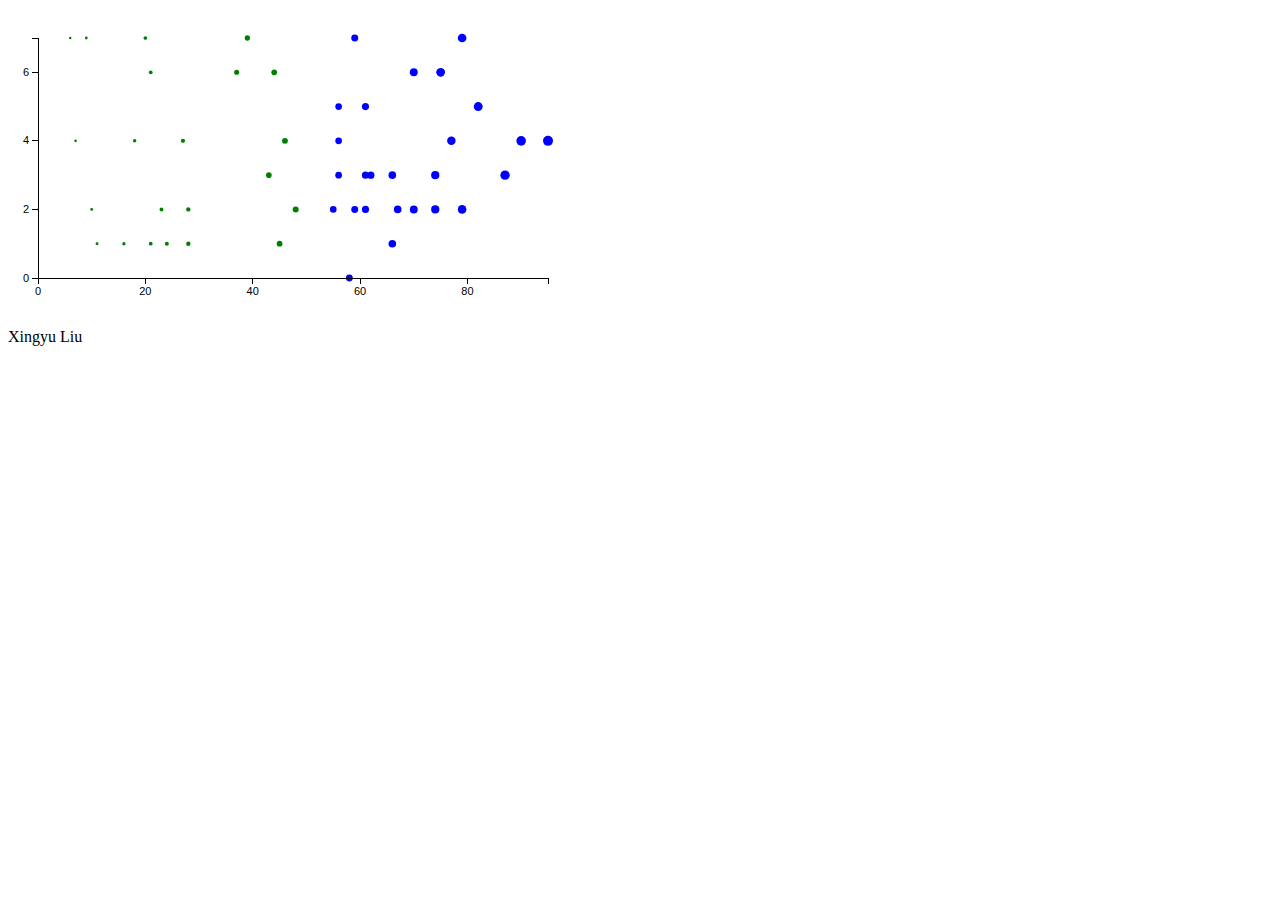
<file: HW1-Collecting & visualizing data, SQLite, OpenRefine/Q3/index.html>
<!DOCTYPE html>
<html lang="en">
    <head>
        <meta charset="utf-8">
        <title>D3 Test</title>
        <script type="text/javascript" src="d3/d3.v3.min.js"></script>
        <style type="text/css">
            .axis path,
            .axis line {
                fill: none;
                stroke: black;
                shape-rendering: crispEdges;
            }

            .axis text {
                font-family: sans-serif;
                font-size: 11px;
            }

        </style>
    </head>
    <body>

        <script type="text/javascript">
            // Your beautiful D3 code will go here
            var dataset = [];
            var graph_title = "Xingyu";
            var numDataPoints = 50;
            var xRange = Math.random() * 100;
            var yRange = Math.random() * 100;
            for (var i = 0; i < numDataPoints; i++) {
                var newNumber1 = Math.round(Math.random() * xRange);
                var newNumber2 = Math.round(Math.random() * yRange);
                dataset.push([newNumber1, newNumber2]);
            }

            var w = 600;
            var h = 300;
            var padding = 30;
            var averageX = d3.mean(dataset, function(d) { return d[0]; });

            var xScale = d3.scale.linear()
                .domain([0, d3.max(dataset, function(d) { return d[0]; })])
                .range([padding, w - padding * 2]);

            var yScale = d3.scale.linear()
                .domain([0, d3.max(dataset, function(d) { return d[1]; })])
                .range([h- padding, padding]);

            var rScale = d3.scale.linear()
                .domain([0, d3.max(dataset, function(d) { return d[0]; })])
                .range([1, 5]);

            var xAxis = d3.svg.axis()
                .scale(xScale)
                .orient("bottom")
                .ticks(5);

            //Define Y axis
            var yAxis = d3.svg.axis()
                .scale(yScale)
                .orient("left")
                .ticks(5);

            //Create SVG element
            var svg = d3.select("body")
                .append("svg")
                .attr("width", w)
                .attr("height", h);

            //draw points
            svg.selectAll("circle")
               .data(dataset)
               .enter()
               .append("circle")
               .attr("cx", function(d) {
                    return xScale(d[0]);
               })
               .attr("cy", function(d) {
                    return yScale(d[1]);
               })
               .attr("r", function(d) {
                    return rScale(d[0]);
                })
               .attr("fill", function(d) {
                    if (d[0] > averageX) { return "blue"}
                    else return "green"
               });

            //draw x axis
            svg.append("g")
                .attr("class", "axis")
                .attr("transform", "translate(0," + (h - padding) + ")")
                .call(xAxis);

            //draw Y axis
            svg.append("g")
                .attr("class", "axis")
                .attr("transform", "translate(" + padding + ",0)")
                .call(yAxis);

            d3.select("body")
               .append("p")
               .text("Xingyu Liu")

        </script>

    </body>
</html>
</file>
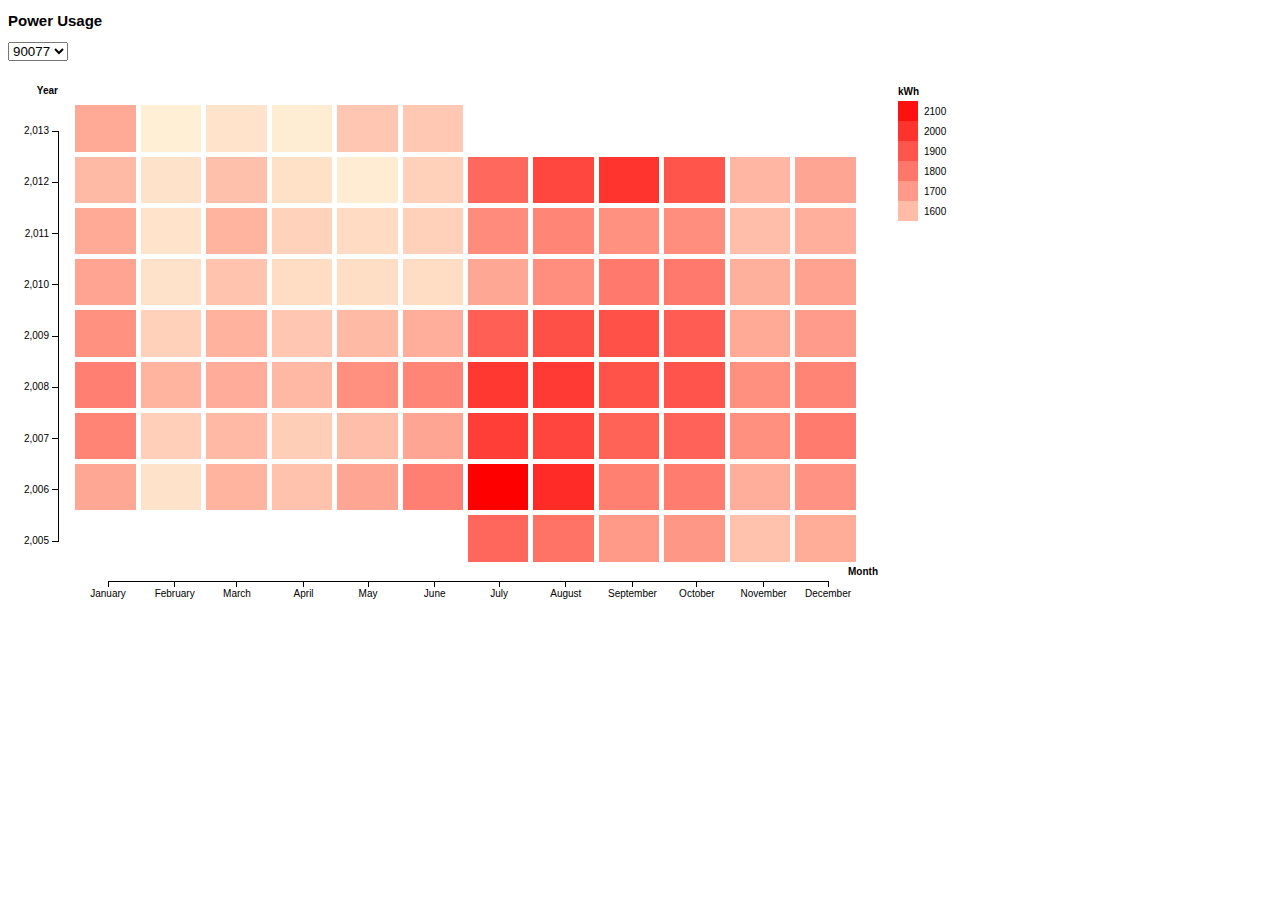
<file: HW2-D3 Graphs and Visualization/Q4/heatmap.html>
<!DOCTYPE html>
<html>
<meta charset="utf-8">
<head>
    <link rel="stylesheet" type="text/css" href="heatmap.css">
    <script src="../lib/d3.v3.min.js"></script>
</head>

<body>
<h2 >Power Usage</h2>
<script src="heatmap.js"></script>
</body>
</html>
</file>
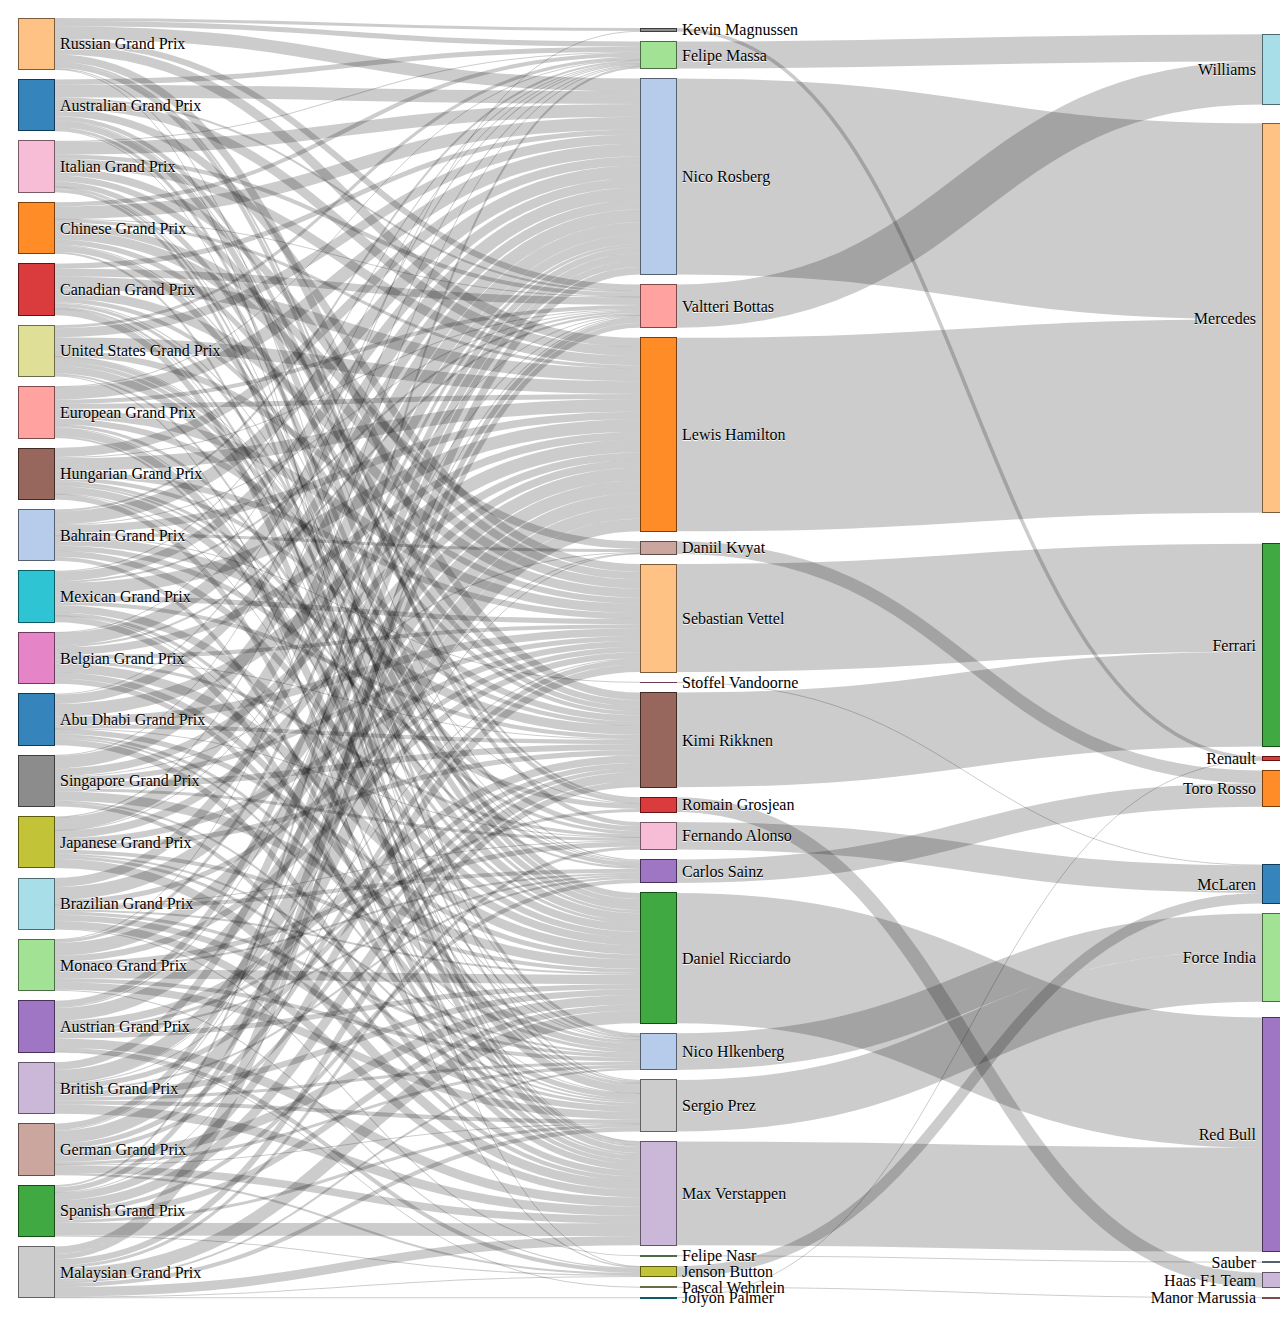
<file: HW2-D3 Graphs and Visualization/Q5/viz.html>
<!DOCTYPE html>
<meta charset="utf-8">
<link href="viz.css" rel="stylesheet">

<body>
<script src="../lib/d3.v3.min.js"></script>
<script src="../lib/d3-queue.v3.min.js"></script>
<script src="../lib/d3.tip.v0.6.3.js"></script>
<script type="text/javascript" src="../lib/sankey.js"></script>
<script src="viz.js"></script>
</body>
</html>
</file>
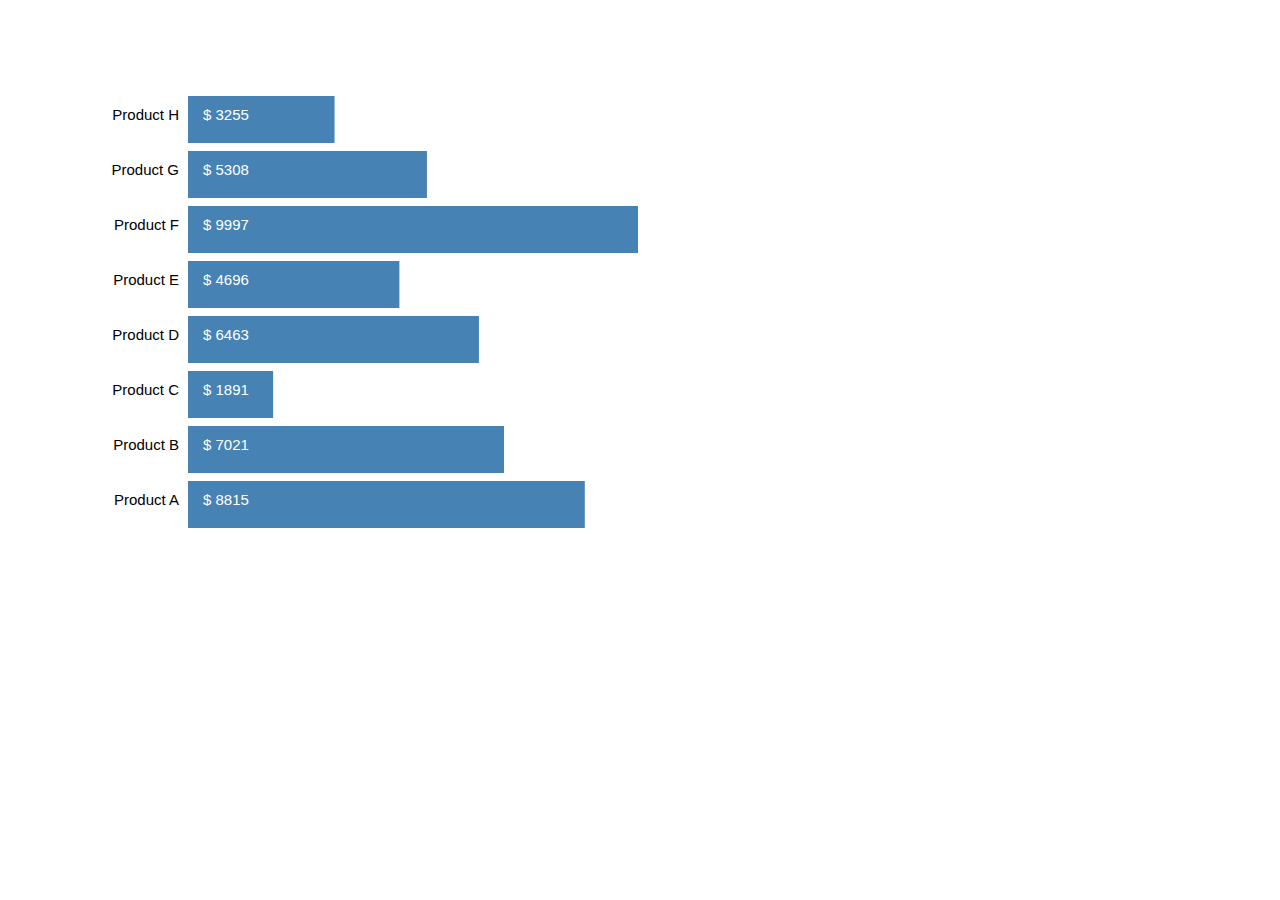
<file: HW2-D3 Graphs and Visualization/Q6/interactive.html>
<!DOCTYPE html>
<meta charset="utf-8">
<link href="interactive.css" rel="stylesheet">

<body>
<script src="../lib/d3.v3.min.js"></script>
<script src="../lib/d3.tip.v0.6.3.js"></script>
<script src="interactive.js"></script>
</body>
</html>
</file>
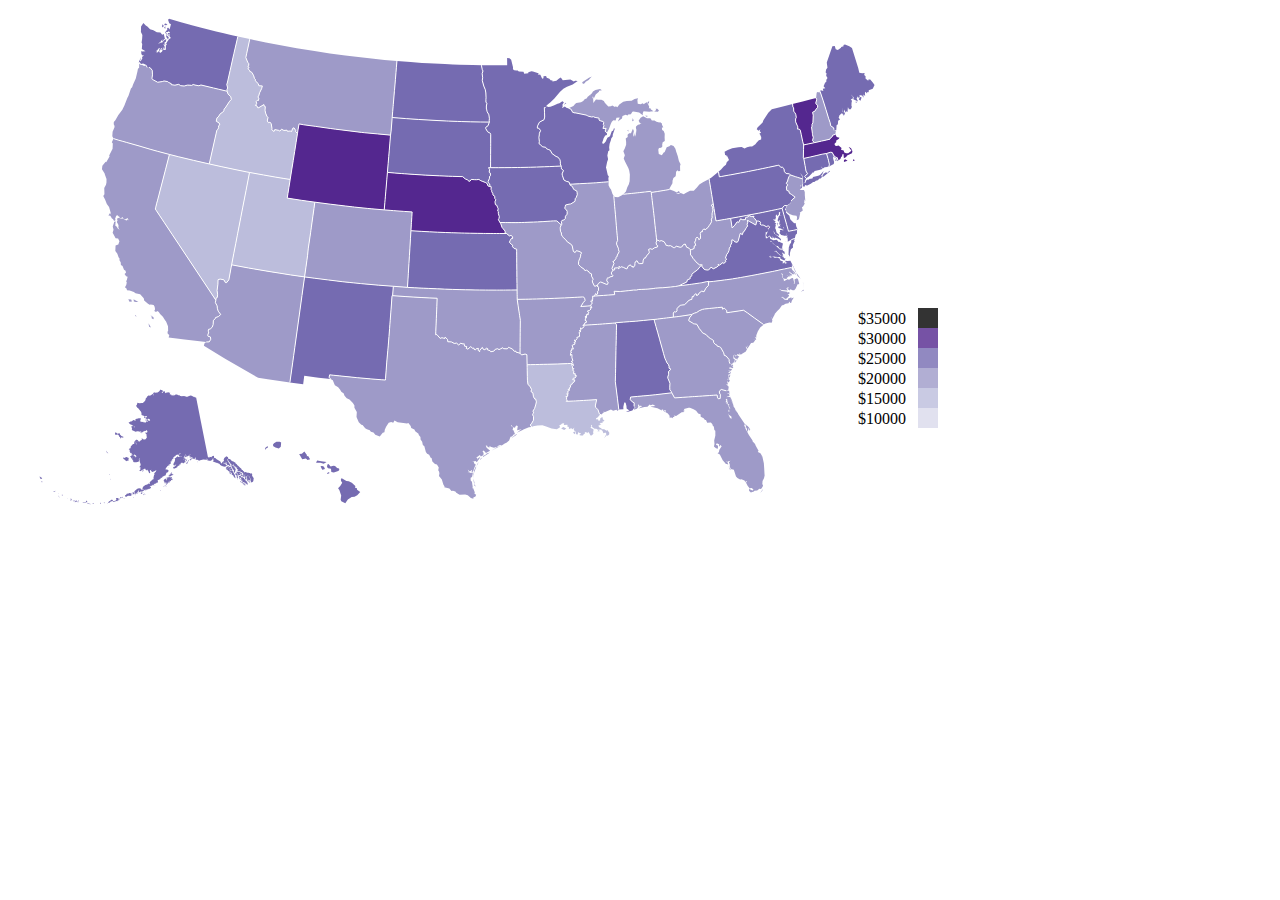
<file: HW2-D3 Graphs and Visualization/Q7/q7.html>
<!DOCTYPE html>
<meta charset="utf-8">
<link href="q7.css" rel="stylesheet">

<body>
<script src="../lib/d3.v3.min.js"></script>
<script src="../lib/topojson.v1.min.js"></script>
<script src="../lib/d3-queue.v3.min.js"></script>
<script src="../lib/d3.tip.v0.6.3.js"></script>
<script src="q7.js"></script>
</body>
</html>
</file>
<file: HW2-D3 Graphs and Visualization/Q4/heatmap.css>
body {
  font: 10px sans-serif;
}

.select {
    margin: 0 auto;
}

.label {
  font-weight: bold;
}

.tile {
  shape-rendering: crispEdges;
}

.axis path,
.axis line {
  fill: none;
  stroke: #000;
  shape-rendering: crispEdges;
}
</file>
<file: HW2-D3 Graphs and Visualization/Q5/viz.css>
.node rect {
  cursor: move;
  fill-opacity: .9;
  shape-rendering: crispEdges;
}

.node text {
  pointer-events: none;
  text-shadow: 0 1px 0 #fff;
}

.link {
  fill: none;
  stroke: #000;
  stroke-opacity: .2;
}

.link:hover {
  stroke-opacity: .5;
}
</file>
<file: HW2-D3 Graphs and Visualization/Q6/interactive.css>
.rectangle {
    fill: steelblue;
}
.rectangle:hover {
    fill: orange;
}
.temprect{
    fill: orange;
}
.axis {
  font: 15px sans-serif;
}

.axis path,
.axis line {
  fill: none;
  shape-rendering: crispEdges;
}
</file>
<file: HW2-D3 Graphs and Visualization/Q7/q7.css>
.counties {
  fill: none;
}

.states {
  fill: none;
  stroke: #fff;
  stroke-linejoin: round;
}
</file>
